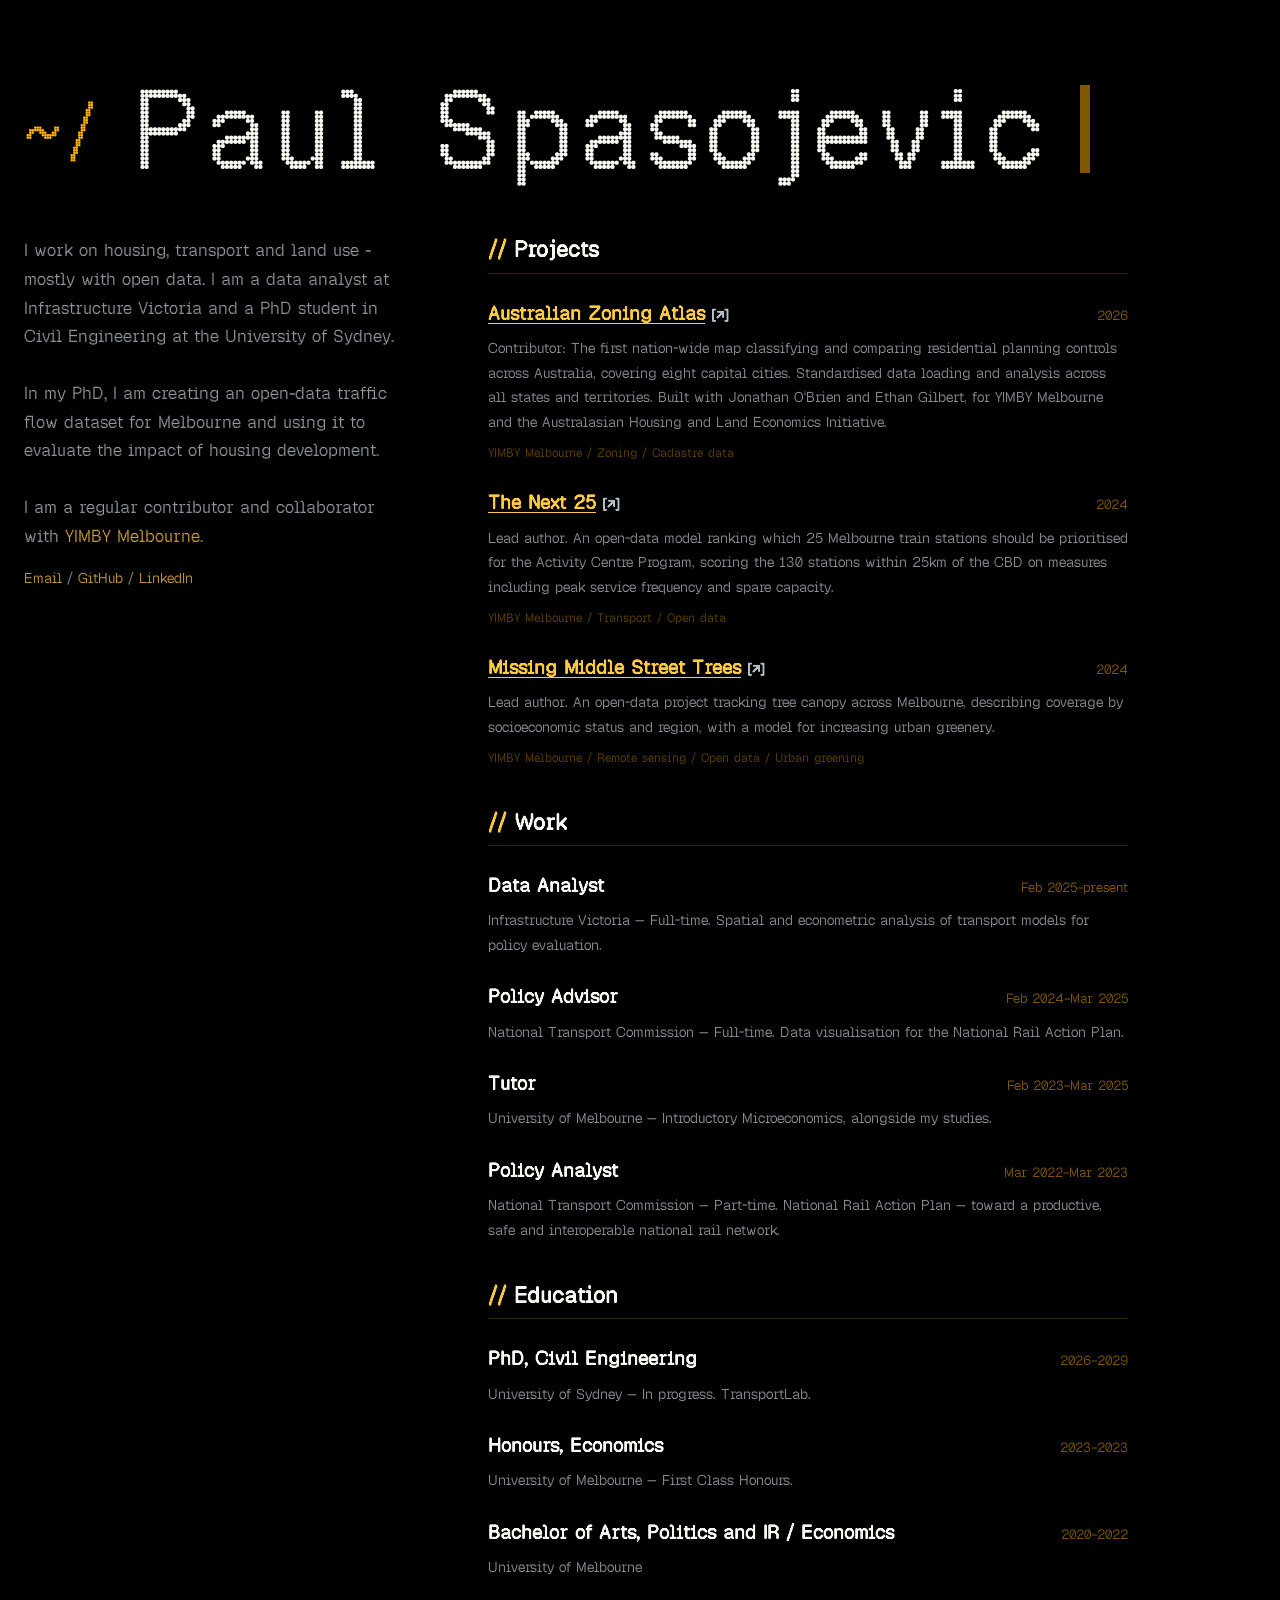
<file: index.html>
<!DOCTYPE html>
<html lang="en">
<head>
<meta charset="utf-8">
<meta name="viewport" content="width=device-width, initial-scale=1">
<title>Paul Spasojevic</title>
<meta name="description" content="Paul Spasojevic — data analyst and PhD student working on housing, transport and land use.">
<link rel="preload" href="fonts/geist-mono-variable.woff2" as="font" type="font/woff2" crossorigin>
<link rel="preload" href="fonts/geist-pixel-circle.woff2" as="font" type="font/woff2" crossorigin>
<link rel="stylesheet" href="css/style.css">
</head>
<body>

<main>

  <!-- outside <header> so it can span both grid columns as a banner -->
  <h1>Paul Spasojevic</h1>

  <header>
    <p class="intro">
      I work on housing, transport and land use - mostly with open data. I am a data analyst at Infrastructure Victoria and a PhD student in Civil Engineering at the
      University of Sydney. 
      <br />
      <br />
      In my PhD, I am creating an open-data traffic flow dataset for Melbourne and using it to evaluate the impact of housing development.
      <br />
      <br />
      I am a regular contributor and collaborator with
      <a href="https://yimby.melbourne">YIMBY Melbourne</a>.
    </p>
    <ul class="links">
      <li><a href="mailto:paulspasojevic00@gmail.com">Email</a></li>
      <li><a href="https://github.com/paulspasojevic">GitHub</a></li>
      <li><a href="https://www.linkedin.com/in/paul-spasojevic-549167229">LinkedIn</a></li>
    </ul>
  </header>

  <section>
    <h2>Projects</h2>
    <ol class="entries" id="projects"></ol>
  </section>

  <section>
    <h2>Work</h2>
    <ol class="entries" id="jobs"></ol>
  </section>

  <section>
    <h2>Education</h2>
    <ol class="entries" id="education"></ol>
  </section>

</main>

<script src="js/main.js"></script>
</body>
</html>
</file>
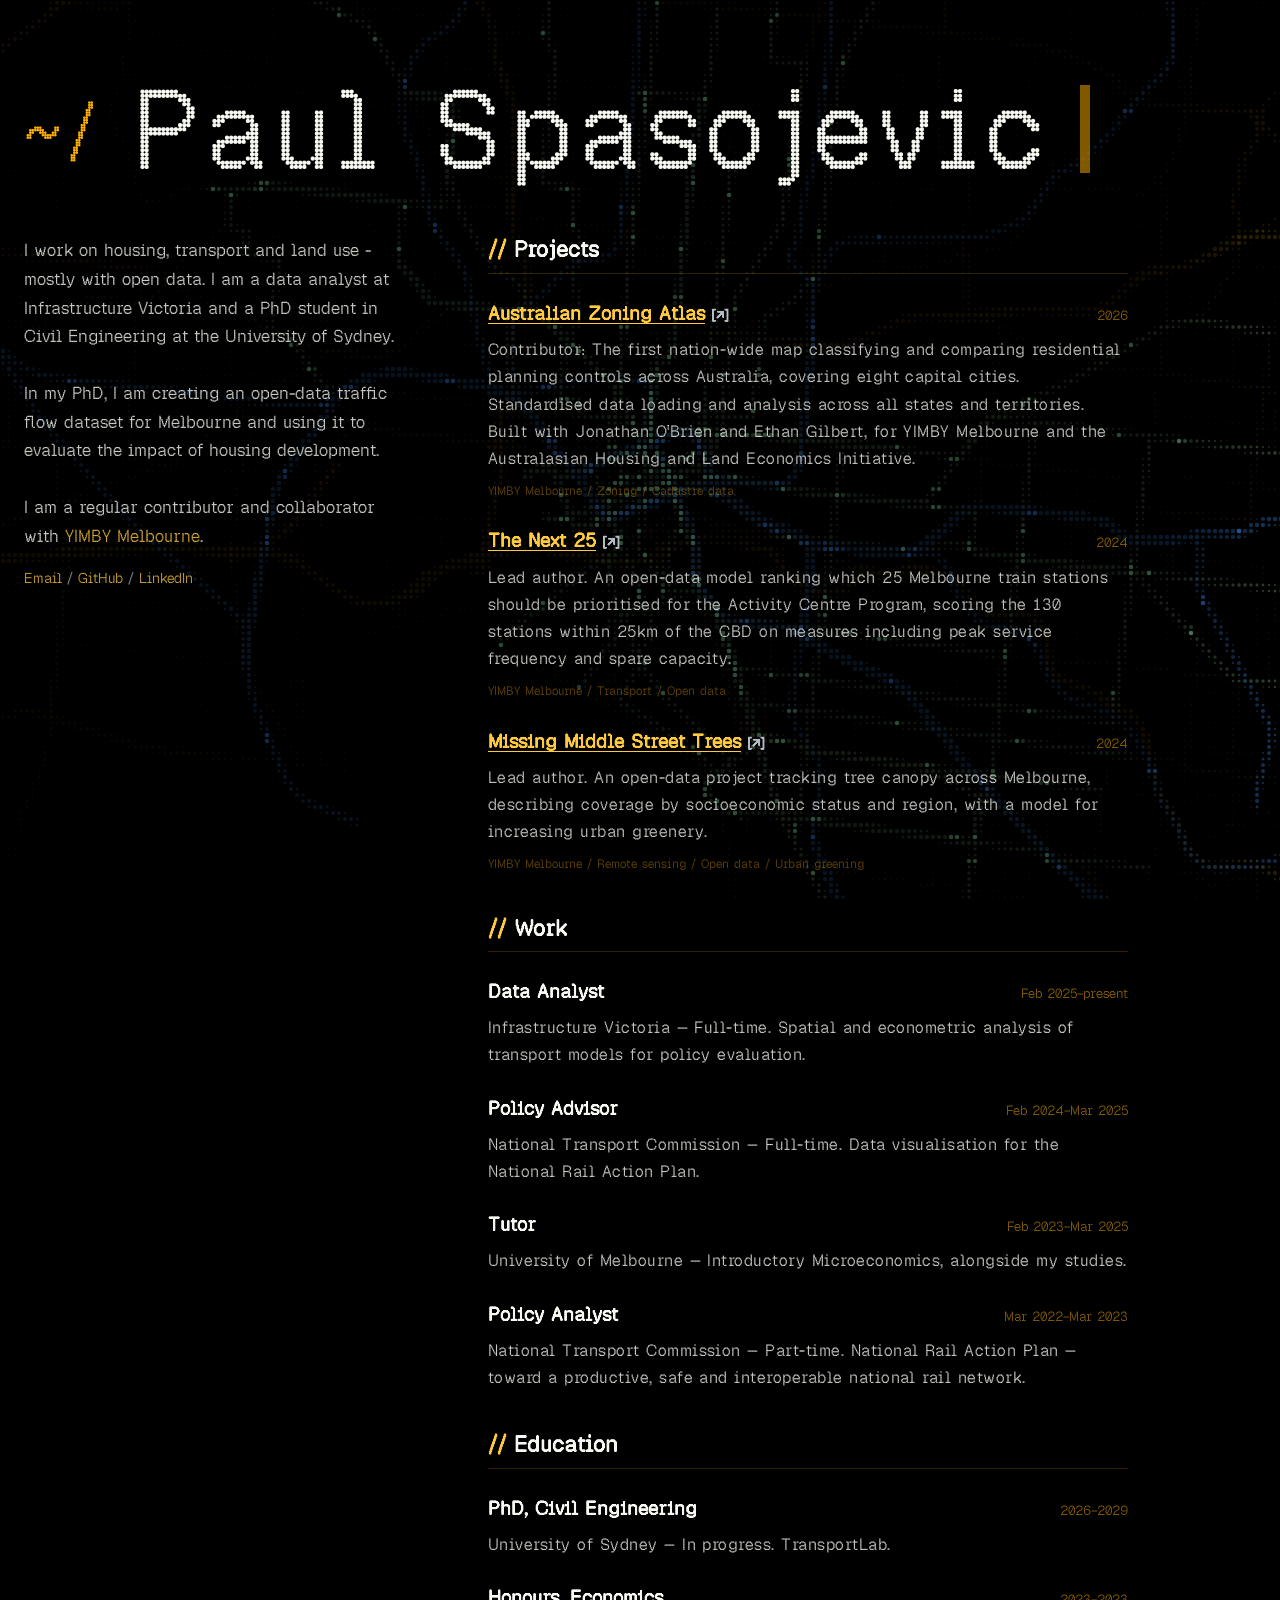
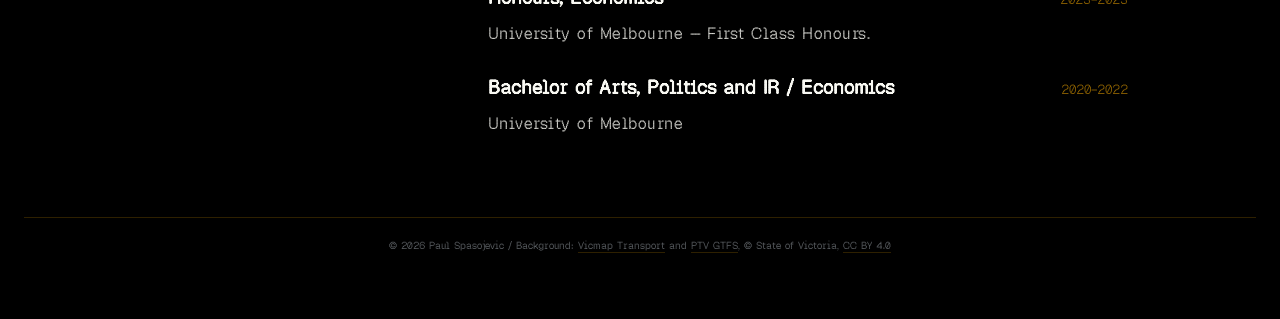
<file: map/index.html>
<!DOCTYPE html>
<html lang="en">
<head>
<meta charset="utf-8">
<meta name="viewport" content="width=device-width, initial-scale=1">
<title>Paul Spasojevic — background test</title>

<!-- Not the real site. This is the live page plus the decorative background,
     kept here so it can be tried on other devices without the main site
     carrying it. Keep it out of search results — it's a duplicate of the
     front page and nobody should land on it by accident. -->
<meta name="robots" content="noindex, nofollow">

<!-- Everything relative on this page resolves against the site root, one
     level up, so the shared stylesheet, fonts, scripts and data/*.json are
     the same files the real page uses — no copies to keep in sync. That
     includes the paths INSIDE js/main.js, which is why this tag is here
     rather than a handful of ../ prefixes: fetch("data/jobs.json") in a
     script resolves against the document, not the script.

     The cost: a relative link or an in-page #anchor added below would point
     at the root, not at this directory. There are none, and map-local files
     are written out as map/… to match. -->
<base href="../">

<link rel="preload" href="fonts/geist-mono-variable.woff2" as="font" type="font/woff2" crossorigin>
<link rel="preload" href="fonts/geist-pixel-circle.woff2" as="font" type="font/woff2" crossorigin>
<link rel="stylesheet" href="css/style.css">
<!-- Second sheet, not a fork of the first: everything the background needs
     and nothing the bare site does. Must load after style.css. -->
<link rel="stylesheet" href="map/network.css">
</head>
<body>

<!-- Decorative only, hence aria-hidden. Drawn by map/network.js; if that
     script never loads these are empty elements with no layout effect.

     Two canvases on purpose: the map is ~7,000 points and never changes, so
     it's drawn once and left alone, while only the vehicle layer is cleared
     and repainted each frame. -->
<canvas id="network" class="network-layer" aria-hidden="true"></canvas>
<canvas id="network-vehicles" class="network-layer" aria-hidden="true"></canvas>

<main>

  <!-- outside <header> so it can span both grid columns as a banner -->
  <h1>Paul Spasojevic</h1>

  <header>
    <p class="intro">
      I work on housing, transport and land use - mostly with open data. I am a data analyst at Infrastructure Victoria and a PhD student in Civil Engineering at the
      University of Sydney.
      <br />
      <br />
      In my PhD, I am creating an open-data traffic flow dataset for Melbourne and using it to evaluate the impact of housing development.
      <br />
      <br />
      I am a regular contributor and collaborator with
      <a href="https://yimby.melbourne">YIMBY Melbourne</a>.
    </p>
    <ul class="links">
      <li><a href="mailto:paulspasojevic00@gmail.com">Email</a></li>
      <li><a href="https://github.com/paulspasojevic">GitHub</a></li>
      <li><a href="https://www.linkedin.com/in/paul-spasojevic-549167229">LinkedIn</a></li>
    </ul>
  </header>

  <section>
    <h2>Projects</h2>
    <ol class="entries" id="projects"></ol>
  </section>

  <section>
    <h2>Work</h2>
    <ol class="entries" id="jobs"></ol>
  </section>

  <section>
    <h2>Education</h2>
    <ol class="entries" id="education"></ol>
  </section>

</main>

<!-- Direct child of <body> so it's the page's contentinfo landmark rather
     than a generic footer, which it wouldn't be nested inside <main>.

     The data credits are a licence condition, not a courtesy: both sources
     are CC-BY 4.0 and require attribution wherever they're shown. Don't drop
     them without also dropping the background. -->
<footer>
  <p>
    © 2026 Paul Spasojevic
    /
    Background: <a href="https://www.land.vic.gov.au/maps-and-spatial/spatial-data/vicmap-catalogue">Vicmap
    Transport</a> and <a href="https://data.vic.gov.au/dataset/ptv-timetable-and-geographic-information-gtfs">PTV
    GTFS</a>, © State of Victoria,
    <a href="https://creativecommons.org/licenses/by/4.0/">CC BY 4.0</a>
  </p>
</footer>

<script src="js/main.js"></script>
<script src="map/network.js"></script>
</body>
</html>
</file>
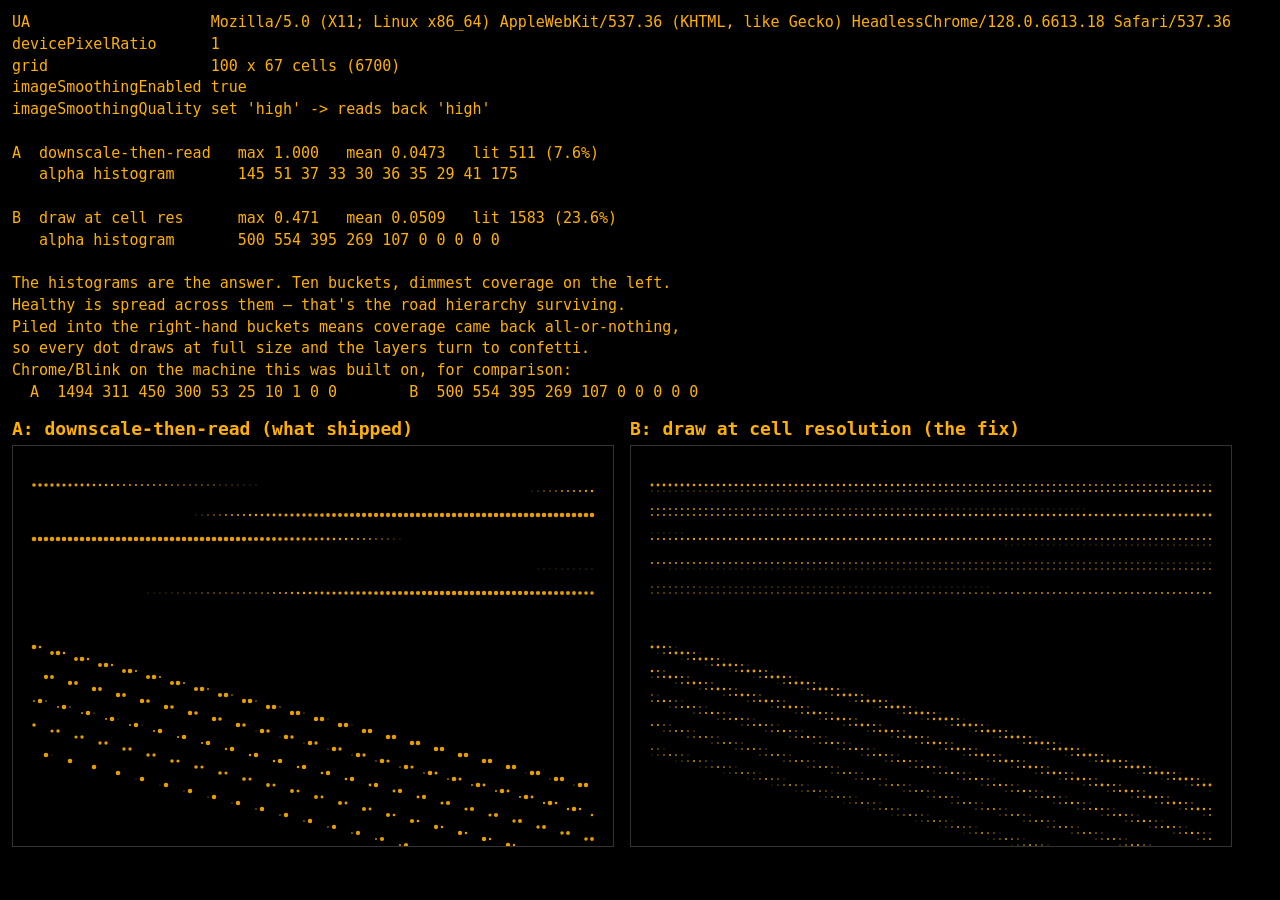
<file: map/probe.html>
<!DOCTYPE html>
<html>
<head>
<meta charset="utf-8">
<title>halftone probe</title>
<meta name="robots" content="noindex, nofollow">

<!-- Diagnostic for the background on map/index.html, not part of the site.
     Isolates one step: turning a drawn layer into per-cell coverage.

     A is what shipped — draw full size, downscale 6:1 with drawImage, read
     the alpha back, and trust the image filter to have averaged it. B draws
     straight onto the cell grid and lets the rasteriser's antialiasing do it.

     A and B should look the same. Where they don't, the engine isn't box-
     filtering the downscale, and A's coverage is a hit/miss sample rather
     than a measurement — which is what makes the real background break up
     into fat single-colour dots.

     Self-contained on purpose: no fetch, no server, no site CSS. Opens from
     a file:// path just as well as over http. -->
<style>
  body { background: #000; color: #ffb000; font: 16px monospace; margin: 12px; }
  h2 { font-size: 18px; margin: 14px 0 6px; }
  pre { font-size: 15px; line-height: 1.45; margin: 0; }
  .row { display: flex; gap: 16px; }
  canvas { background: #000; border: 1px solid #333; }
</style>
</head>
<body>
<pre id="out">running…</pre>
<div class="row">
  <div><h2>A: downscale-then-read (what shipped)</h2><canvas id="a" width="600" height="400"></canvas></div>
  <div><h2>B: draw at cell resolution (the fix)</h2><canvas id="b" width="600" height="400"></canvas></div>
</div>
<script>
/* Everything here is synchronous so a post-load screenshot captures it.
   The question: does drawImage-downscale actually average coverage, or does
   the engine point-sample it? That averaging is what the halftone depends on. */

const W = 600, H = 400, PITCH = 6, DOT_R = 2.3, DOT_FLOOR = 0.05, DOT_GAMMA = 0.6;
const COLS = Math.ceil(W / PITCH), ROWS = Math.ceil(H / PITCH);

// Stand-in for the road layer: the same width ladder network.js uses, at a
// mix of angles, so near-horizontal and diagonal cases are both covered.
const WIDTHS = [3.2, 2.7, 2.2, 1.8, 1.5];
function strokeScene(ctx, scale) {
  ctx.strokeStyle = "#fff";
  ctx.lineCap = "round";
  ctx.lineJoin = "round";
  for (let i = 0; i < WIDTHS.length; i++) {
    const y = 40 + i * 26;
    ctx.lineWidth = WIDTHS[i] * scale;
    ctx.beginPath();
    ctx.moveTo(20 * scale, y * scale);
    ctx.lineTo(580 * scale, (y + 3) * scale);          // near-horizontal
    ctx.moveTo(20 * scale, (200 + i * 26) * scale);
    ctx.lineTo(580 * scale, (200 + i * 26 + 140) * scale);  // diagonal
    ctx.stroke();
  }
}

function stats(data) {
  let max = 0, sum = 0, lit = 0;
  const hist = new Array(10).fill(0);
  for (let i = 3; i < data.length; i += 4) {
    const a = data[i] / 255;
    if (a > max) max = a;
    sum += a;
    if (a >= DOT_FLOOR) lit++;
    if (a > 0) hist[Math.min(9, Math.floor(a * 10))]++;
  }
  return { max, mean: sum / (data.length / 4), lit, hist };
}

function paintDots(ctx, data, cols, rows) {
  ctx.clearRect(0, 0, W, H);
  ctx.fillStyle = "rgba(255,176,0,0.9)";
  ctx.beginPath();
  for (let cy = 0; cy < rows; cy++) {
    for (let cx = 0; cx < cols; cx++) {
      const cover = data[(cy * cols + cx) * 4 + 3] / 255;
      if (cover < DOT_FLOOR) continue;
      const r = DOT_R * Math.pow(Math.min(1, cover), DOT_GAMMA);
      const px = cx * PITCH + PITCH / 2, py = cy * PITCH + PITCH / 2;
      ctx.moveTo(px + r, py);
      ctx.arc(px, py, r, 0, Math.PI * 2);
    }
  }
  ctx.fill();
}

/* ---- A: the current technique — full size, then downscale 6:1 ---- */
const off = document.createElement("canvas");
off.width = W; off.height = H;
const offCtx = off.getContext("2d");
strokeScene(offCtx, 1);

const cells = document.createElement("canvas");
cells.width = COLS; cells.height = ROWS;
const cellCtx = cells.getContext("2d", { willReadFrequently: true });
cellCtx.imageSmoothingEnabled = true;
cellCtx.imageSmoothingQuality = "high";
const qualityReadBack = cellCtx.imageSmoothingQuality;
const smoothingReadBack = cellCtx.imageSmoothingEnabled;
cellCtx.drawImage(off, 0, 0, W, H, 0, 0, COLS, ROWS);
const aData = cellCtx.getImageData(0, 0, COLS, ROWS).data;
const aStats = stats(aData);
paintDots(document.getElementById("a").getContext("2d"), aData, COLS, ROWS);

/* ---- B: the alternative — rasterise straight at cell resolution ----
   Same geometry scaled by 1/PITCH, line widths scaled to match. The
   rasteriser's own antialiasing produces the coverage; no filtering, no
   readback of a big buffer, nothing engine-specific. */
const cells2 = document.createElement("canvas");
cells2.width = COLS; cells2.height = ROWS;
const c2 = cells2.getContext("2d", { willReadFrequently: true });
strokeScene(c2, 1 / PITCH);
const bData = c2.getImageData(0, 0, COLS, ROWS).data;
const bStats = stats(bData);
paintDots(document.getElementById("b").getContext("2d"), bData, COLS, ROWS);

const pct = (n) => ((n / (COLS * ROWS)) * 100).toFixed(1) + "%";
document.getElementById("out").textContent = [
  "UA                    " + navigator.userAgent,
  "devicePixelRatio      " + window.devicePixelRatio,
  "grid                  " + COLS + " x " + ROWS + " cells (" + COLS * ROWS + ")",
  "imageSmoothingEnabled " + smoothingReadBack,
  "imageSmoothingQuality set 'high' -> reads back '" + qualityReadBack + "'",
  "",
  "A  downscale-then-read   max " + aStats.max.toFixed(3) +
    "   mean " + aStats.mean.toFixed(4) +
    "   lit " + aStats.lit + " (" + pct(aStats.lit) + ")",
  "   alpha histogram       " + aStats.hist.join(" "),
  "",
  "B  draw at cell res      max " + bStats.max.toFixed(3) +
    "   mean " + bStats.mean.toFixed(4) +
    "   lit " + bStats.lit + " (" + pct(bStats.lit) + ")",
  "   alpha histogram       " + bStats.hist.join(" "),
  "",
  "The histograms are the answer. Ten buckets, dimmest coverage on the left.",
  "Healthy is spread across them — that's the road hierarchy surviving.",
  "Piled into the right-hand buckets means coverage came back all-or-nothing,",
  "so every dot draws at full size and the layers turn to confetti.",
  "Chrome/Blink on the machine this was built on, for comparison:",
  "  A  1494 311 450 300 53 25 10 1 0 0        B  500 554 395 269 107 0 0 0 0 0",
].join("\n");
</script>
</body>
</html>
</file>
<file: css/style.css>
/* Geist by Vercel, OFL 1.1 — see fonts/OFL.txt.
   Sans and Mono are variable: one file each, every weight 100–900.
   A font here is only downloaded if something on the page actually
   uses it, so the unused Pixel styles cost visitors nothing. */

@font-face {
  font-family: "Geist";
  src: url("../fonts/geist-variable.woff2") format("woff2-variations");
  font-weight: 100 900;
  font-style: normal;
  font-display: swap;
}

@font-face {
  font-family: "Geist Mono";
  src: url("../fonts/geist-mono-variable.woff2") format("woff2-variations");
  font-weight: 100 900;
  font-style: normal;
  font-display: swap;
}

/* Pixel has no weight axis — five fixed styles, each its own family.
   Display sizes only; it's unreadable as body text. */
@font-face {
  font-family: "Geist Pixel Square";
  src: url("../fonts/geist-pixel-square.woff2") format("woff2");
  font-display: swap;
}
@font-face {
  font-family: "Geist Pixel Circle";
  src: url("../fonts/geist-pixel-circle.woff2") format("woff2");
  font-display: swap;
}
@font-face {
  font-family: "Geist Pixel Grid";
  src: url("../fonts/geist-pixel-grid.woff2") format("woff2");
  font-display: swap;
}
@font-face {
  font-family: "Geist Pixel Line";
  src: url("../fonts/geist-pixel-line.woff2") format("woff2");
  font-display: swap;
}
@font-face {
  font-family: "Geist Pixel Triangle";
  src: url("../fonts/geist-pixel-triangle.woff2") format("woff2");
  font-display: swap;
}

/* ---- Everything you'd want to change is in this block ----

   OLED black + amber highlights. Amber tokens are yours, lifted from
   r_projects/dwelling_job_access/quarto/css/styles.css, so this site
   matches the thesis and the Quarto reports:
       --amber #ffb000   --amber-hi #ffc940

   Prose stays neutral and amber does the highlighting — the same split
   your NERV Amber RStudio theme uses (#F8F8F2 text, amber accents).
   Colours are named by role, like an editor theme: --keyword is links,
   --number is dates, --string is tags.

   Contrast floors are noted per line. There is one theme and it is this
   one: amber is only legible on black — #ffb000 on white is 1.7:1 — so a
   light mode meant a second palette that shared nothing with this one but
   the layout, and it earned neither the toggle nor the maintenance.  */

:root {
  --font-mono: "Geist Mono", ui-monospace, SFMono-Regular, Menlo, monospace;
  --font-pixel: "Geist Pixel Circle", var(--font-mono);
  /* EXPERIMENT: pixel throughout. Swap these two back to var(--font-mono)
     to undo. */
  --font-body: var(--font-pixel);
  --font-heading: var(--font-pixel);

  /* True OLED black with your amber, for everyone, regardless of their OS
     setting — color-scheme is stated rather than `light dark` so form
     controls and scrollbars come out dark too.

     There is no second palette and no toggle. Every value below is final;
     nothing here is one half of a pair. */
  color-scheme: dark;

  --bg:         #000000;
  --surface:    #0a0a08;
  --text:       #f8f8f2;   /* your NERV fg, 19.7:1 */
  /* Brighter than the NERV grey it was (#929ba1, 7.4:1). Pixel Circle's
     strokes are dotted, so it puts far less ink on the page than Geist Mono
     at the same size and reads fainter than its contrast ratio implies —
     the number doesn't capture coverage. 10.9:1 / 8.4:1 now. */
  --text-muted: #b4bcc4;
  --keyword:    #ffc940;   /* links — --amber-hi */
  --number:     #ffb000;   /* dates — --amber    */
  --string:     rgba(255, 176, 0, 0.72);  /* tags */
  --rule:       rgba(255, 176, 0, 0.18);
  /* the blinking cursor — your --amber-dim verbatim.
     Alpha rather than an opacity property: the blink animates opacity, and
     the two would fight. */
  --cursor:     rgba(255, 176, 0, 0.5);

  --measure: 40rem;   /* how wide the text column gets */
  --sidebar: 24rem;   /* identity column; don't go below 22rem, see below */
  --gap: 2.5rem;      /* space between sections */
}

/* Fluid root size — everything else is in rem, so this scales the lot.

   On a 4K screen with no OS scaling, a CSS pixel is a physical pixel and
   14px text is genuinely tiny. This grows the base with viewport width:
   16px at 1920 (1080p is unchanged), ~21px at 3840 — near enough to the
   133% zoom that reads correctly, without touching the browser.

   The rem term is what keeps this accessible: it responds to the visitor's
   default font size, so a vw-only version would ignore that setting.

   Rough guide:  1280 -> 16px | 1920 -> 16px | 2560 -> 18px | 3840 -> 21px  */
html {
  font-size: clamp(1rem, 0.67rem + 0.28vw, 1.33rem);
}

/* ---------------------------------------------------------- */

*, *::before, *::after { box-sizing: border-box; }

body {
  margin: 0;
  padding: 4rem 1.5rem;
  background: var(--bg);
  color: var(--text);
  font-family: var(--font-body);
  /* 0.9rem suited Geist Mono. Pixel Circle is lighter and narrower, so it
     needs the size back to stay readable — its dots don't resolve at all
     below ~20px, and at body size it just reads as a thin face. */
  font-size: 1.05rem;
  line-height: 1.7;
  -webkit-font-smoothing: antialiased;
}

main {
  max-width: var(--measure);
  margin: 0 auto;
}


h1, h2 {
  font-family: var(--font-heading);
  line-height: 1.2;
  margin: 0;
}

/* The name, as a banner. It sits outside <header> in the markup so the
   grid can span it across both columns.

   Geist Pixel Circle has no weight axis (no fvar, usWeightClass 400), so
   font-weight does nothing here — asking for a bold only makes the browser
   synthesise one, which thickens the dots and fills in the pixel forms.
   Pinned to 400 deliberately.

   The size is derived, not chosen: the name is meant to fill its column.
   Measured, "~/ Paul Spasojevic" plus the cursor runs 9.65px wide per 1px
   of font-size at this letter-spacing. Here the container is a single
   column — min(40rem, viewport) — so 4rem fills a 40rem measure, and 8.2vw
   fills a narrow screen. The two-column size, where the container is the
   69rem of grid tracks, is set in the layout block at the end of this file.

   Re-measure the ratio if the cursor or letter-spacing change — both feed
   it, and a stale ratio wraps the name onto two lines. */
h1 {
  font-family: "Geist Pixel Circle", var(--font-mono);
  font-size: clamp(1.6rem, 8.2vw, 4rem);
  font-weight: 400;
  /* Opens the pixel dots up. It also widens the name ~8% (ratio 9.10 -> 9.85),
     which is why the fill sizes are lower than they'd otherwise need to be. */
  letter-spacing: 0.05em;
  margin-bottom: 0.4rem;
}

/* Inherits Pixel Circle from h1. 0.6em rather than 0.45 because the dots
   stop resolving into shapes below ~40px. */
h1::before {
  content: "~/ ";
  color: var(--number);
  font-size: 0.6em;
  vertical-align: 0.22em;
}

/* A blinking bar cursor. It was a 0.5em block, which is right at terminal
   text sizes but reads as a slab next to a 108px name. Sized in em so it
   tracks the name at every width. */
h1::after {
  content: "";
  display: inline-block;
  width: 0.09em;
  height: 0.8em;
  margin-left: 0.28em;
  vertical-align: -0.04em;
  background: var(--cursor);
  animation: blink 1.2s steps(1) infinite;
}

@keyframes blink {
  50% { opacity: 0; }
}

@media (prefers-reduced-motion: reduce) {
  h1::after { animation: none; opacity: 0.5; }
}

h2 {
  font-size: 1.4rem;
  letter-spacing: 0;
  color: var(--text);
  font-weight: 800;
  padding-bottom: 0.6rem;
  border-bottom: 1px solid var(--rule);
  margin-bottom: 1.5rem;
}

h2::before {
  content: "// ";
  color: var(--keyword);
}

a {
  color: var(--keyword);
  text-decoration: none;
  border-bottom: 1px solid transparent;
}

a:hover {
  border-bottom-color: currentColor;
}

header .intro {
  margin: 0.75rem 0 0;
  color: var(--text-muted);
}

.links {
  list-style: none;
  display: flex;
  flex-wrap: wrap;
  padding: 0;
  margin: 1rem 0 0;
  font-size: 0.85rem;
}

/* slash-separated, the way a path is */
.links li:not(:last-child)::after {
  content: " / ";
  color: var(--text-muted);
  white-space: pre;
}

section {
  margin-top: var(--gap);
}

.entries {
  list-style: none;
  padding: 0;
  margin: 0;
  display: flex;
  flex-direction: column;
  gap: 1.5rem;
}

.entry-head {
  display: flex;
  justify-content: space-between;
  align-items: baseline;
  gap: 1rem;
}

.entry-title {
  font-size: 1.2rem;
  font-weight: 600;
}

/* Amber alone doesn't say "link" — on this page amber is also dates and
   tags. So linked entries get an underline plus a bracketed arrow: the
   underline is the affordance, [↗] says it leaves the site, and brackets
   already mean "interactive" here because of the [light] toggle.
   Entries with no url in the JSON get neither, automatically. */
.entry-title a {
  text-decoration: underline;
  text-decoration-thickness: 1px;
  text-underline-offset: 3px;
  border-bottom: 0;
}

.entry-title a::after {
  content: "[↗]";
  /* inline-block keeps the parent's underline from running under it */
  display: inline-block;
  margin-left: 0.45em;
  font-size: 0.75em;
  color: var(--text-muted);
}

.entry-title a:hover::after {
  color: currentColor;
}

.entry-meta {
  color: var(--number);
  font-size: 0.8rem;
  font-variant-numeric: tabular-nums;
  white-space: nowrap;
}

.entry-note {
  margin: 0.35rem 0 0;
  color: var(--text-muted);
  font-size: 0.9rem;
}

.entry-tags {
  margin-top: 0.5rem;
  font-size: 0.78rem;
  color: var(--string);
}

@media (max-width: 30rem) {
  body { padding: 2.5rem 1.25rem; }
  .entry-head { flex-direction: column; gap: 0.1rem; }
}

/* ---------------------------------------------------------------
   Layout overrides live at the END of the file on purpose. Media
   queries add no specificity, so a base rule appearing later would
   beat them — which is exactly what happened when this block sat
   higher up: `section { margin-top: var(--gap) }` further down the
   file silently overrode the `margin-top: 0` here, and the first
   section carried a 40px margin the sidebar never wanted.
   --------------------------------------------------------------- */
/* Once there's room:

       ~/ Paul Spasojevic ▐       <- h1 spans both columns
       ──────────────┬──────────────
       intro         │ // Projects
       links         │ // Work
       (sticky)      │ // Education

   Below the breakpoint it's one column, which is what phones get.

   Source order is h1, header, sections — the same order it reads in — so
   reading order and screen-reader order agree.

   The 22rem sidebar floor is now about the intro's measure rather than the
   name; the name spans the full width and no longer has to fit the column.
   Breakpoint is 22 + 5 gap + 40 content + margin. */
@media (min-width: 68rem) {
  main {
    max-width: 82rem;
    display: grid;
    grid-template-columns: minmax(22rem, var(--sidebar)) minmax(0, var(--measure));
    /* Row 1 is the banner. The rest are content rows; any past the last
       section are empty and collapse to 0 — headroom for more sections. */
    grid-template-rows: auto repeat(10, auto);
    column-gap: 5rem;
    align-items: start;
  }

  h1 {
    grid-column: 1 / -1;
    grid-row: 1;
    margin-bottom: 2.5rem;
    /* The container is the grid TRACKS, not main's 82rem box: the columns
       are capped (24rem sidebar + 5rem gap + 40rem measure = 69rem ~ 1104px)
       and don't stretch to fill it. Sizing to 82rem overshoots by ~200px and
       wraps the name onto two lines.
         69rem * 0.97 / 9.65 = 6.9rem.
       9.4vw covers the range below ~1184px where the tracks are still
       viewport-bound. Both terms are rem/vw, so this holds at 4K too. */
    font-size: clamp(4rem, 9.4vw, 6.9rem);
  }

  header {
    grid-column: 1;
    /* spans the content rows, or sticky has nothing to travel in */
    grid-row: 2 / -1;
    position: sticky;
    top: 4rem;
  }

  header .intro {
    margin-top: 0;
  }

  section {
    grid-column: 2;
    margin-top: 0;
  }

  section + section {
    margin-top: var(--gap);
  }
}
</file>
